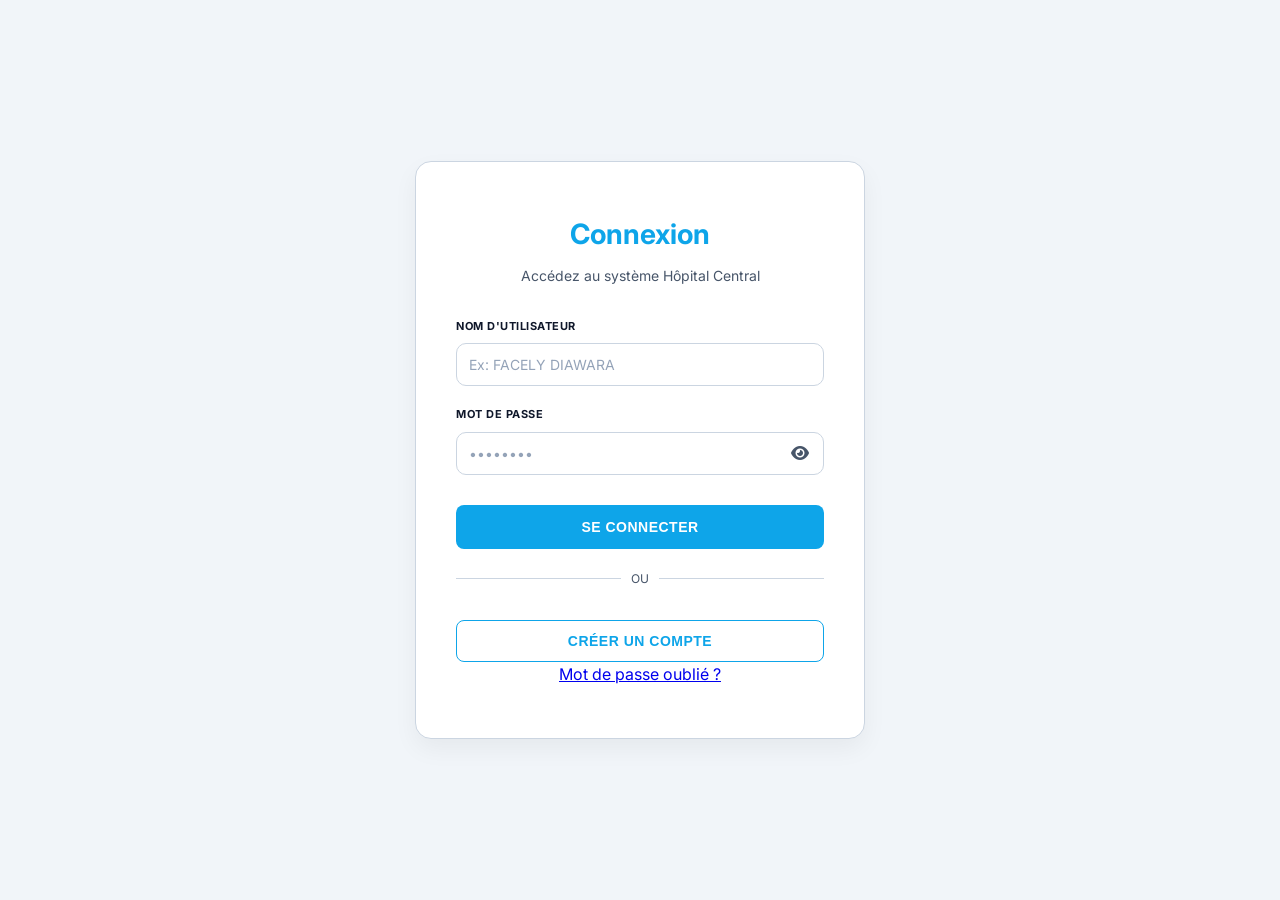
<file: templates/login.html>
<!DOCTYPE html>
<html lang="fr">
<head>
    <meta charset="UTF-8">
    <meta name="viewport" content="width=device-width, initial-scale=1.0">
    <title>Connexion - Hôpital Central</title>
    <link rel="stylesheet" href="/static/css/style.css">
    <link rel="stylesheet" href="https://cdnjs.cloudflare.com/ajax/libs/font-awesome/6.5.1/css/all.min.css">
    <link href="https://fonts.googleapis.com/css2?family=Inter:wght@400;500;600;700;800&display=swap" rel="stylesheet">
</head>
<body class="login-body">
    <div class="login-container">
        <div class="login-header">
            <h1 id="formTitle" style="color: var(--primary-color);">Connexion</h1>
            <p id="formSubtitle">Accédez au système Hôpital Central</p>
        </div>
        
        <!-- Login Form -->
        <form class="login-form" id="loginForm">
            <div class="form-group">
                <label for="loginUsername">NOM D'UTILISATEUR</label>
                <input type="text" id="loginUsername" class="login-input" placeholder="Ex: FACELY DIAWARA" required>
            </div>
            
            <div class="form-group">
                <label for="loginPassword">MOT DE PASSE</label>
                <div class="password-container" style="position: relative;">
                    <input type="password" id="loginPassword" class="login-input" placeholder="••••••••" required>
                    <i class="fas fa-eye toggle-password" onclick="togglePasswordVisibility('loginPassword')" style="position: absolute; right: 15px; top: 50%; transform: translateY(-50%); cursor: pointer; color: var(--text-secondary);"></i>
                </div>
            </div>
            
            <button type="submit" class="btn-login-primary">
                SE CONNECTER
            </button>
            
            <div class="login-divider">
                <span>OU</span>
            </div>
            
            <button type="button" class="btn-login-secondary" onclick="toggleForm('register')">
                CRÉER UN COMPTE
            </button>
        </form>

        <!-- Registration Form (Hidden by default) -->
        <form class="login-form" id="registrationForm" style="display: none;">
            <div class="form-group">
                <label for="regUsername">NOM D'UTILISATEUR</label>
                <input type="text" id="regUsername" class="login-input" placeholder="Ex: FACELY DIAWARA" required>
            </div>
            
            <div class="form-group">
                <label for="regPassword">MOT DE PASSE</label>
                <div class="password-container" style="position: relative;">
                    <input type="password" id="regPassword" class="login-input" placeholder="••••••••" required>
                    <i class="fas fa-eye toggle-password" onclick="togglePasswordVisibility('regPassword')" style="position: absolute; right: 15px; top: 50%; transform: translateY(-50%); cursor: pointer; color: var(--text-secondary);"></i>
                </div>
            </div>

            <div class="form-group">
                <label for="confirmPassword">CONFIRMER LE MOT DE PASSE</label>
                <div class="password-container" style="position: relative;">
                    <input type="password" id="confirmPassword" class="login-input" placeholder="••••••••" required>
                    <i class="fas fa-eye toggle-password" onclick="togglePasswordVisibility('confirmPassword')" style="position: absolute; right: 15px; top: 50%; transform: translateY(-50%); cursor: pointer; color: var(--text-secondary);"></i>
                </div>
            </div>
            
            <div class="form-group">
                <label for="regEmail">EMAIL DE RÉCUPÉRATION *</label>
                <input type="email" id="regEmail" class="login-input" placeholder="Ex: facelydiawara4@email.com" required>
            </div>

            <div class="form-group">
                <label for="role">TYPE DE COMPTE</label>
                <select id="role" class="login-input" style="background-color: var(--bg-secondary);color: var(--text-primary); border: 2px solid var(--border-color); cursor: pointer;" required>
                    <option value="" disabled selected>Choisir un type...</option>
                    <option value="Admin">Administrateur</option>
                    <option value="Patient">Patient</option>
                    <option value="Docteur">Docteur</option>
                </select>
            </div>

            <button type="submit" class="btn-login-primary">
                CRÉER VOTRE COMPTE
            </button>
            
            <div class="login-divider">
                <span>OU</span>
            </div>
            
            <button type="button" class="btn-login-secondary" onclick="toggleForm('login')">
                RETOUR À LA CONNEXION
            </button>
        </form>
        
        <div class="login-footer" id="loginFooter">
            <a href="#" onclick="showRecoveryForm()">Mot de passe oublié ?</a>
        </div>

        <!-- Password Recovery Area (Hidden) -->
        <div id="recoveryArea" style="display: none; border-top: 1px solid #eee; margin-top: 20px; padding-top: 20px;">
            <h3 style="font-size: 1rem; margin-bottom: 20px; color: var(--primary-color); text-align: center;">🔑 Récupération de compte</h3>
            
            <div id="recoveryStep1">
                <p style="font-size: 0.8rem; color: #666; margin-bottom: 15px; text-align: center;">Entrez l'email associé à votre compte :</p>
                <div class="form-group">
                    <input type="email" id="recoveryEmail" class="login-input" placeholder="votre@email.com">
                </div>
                <button type="button" class="btn-login-primary" onclick="requestRecovery()">CONTINUER</button>
            </div>

            <div id="recoveryStep2" style="display: none;">
                <p style="font-size: 0.8rem; color: #666; margin-bottom: 15px; text-align: center;">
                    <strong>Entrez votre nouveau mot de passe :</strong>
                </p>
                <div class="form-group">
                    <label>NOUVEAU MOT DE PASSE</label>
                    <input type="password" id="newPassword" class="login-input" placeholder="••••••••">
                </div>
                <button type="button" class="btn-login-primary" onclick="resetPasswordNow()">MODIFIER</button>
            </div>
            
            <a href="#" onclick="hideRecoveryForm()" style="display: block; text-align: center; margin-top: 15px; font-size: 0.8rem; color: var(--text-secondary); text-decoration: none;">Retour à la connexion</a>
        </div>
    </div>

    <script>
        // Check if opened via file://
        if (window.location.protocol === 'file:') {
            alert(" ATTENTION : Vous avez ouvert le fichier HTML directement. \n\nVous DEVEZ utiliser l'adresse suivante dans votre navigateur : \nhttp://127.0.0.1:8000/login");
        }

        function toggleForm(mode) {
            const loginForm = document.getElementById('loginForm');
            const regForm = document.getElementById('registrationForm');
            const title = document.getElementById('formTitle');
            const subtitle = document.getElementById('formSubtitle');

            if (mode === 'register') {
                loginForm.style.display = 'none';
                regForm.style.display = 'block';
                title.textContent = 'Créer un compte';
                subtitle.textContent = 'Rejoignez le système Hôpital Central';
            } else {
                loginForm.style.display = 'block';
                regForm.style.display = 'none';
                title.textContent = 'Connexion';
                subtitle.textContent = 'Accédez au système Hôpital Central';
            }
        }

        // Handle Login
        document.getElementById('loginForm').addEventListener('submit', async (e) => {
            e.preventDefault();
            const username = document.getElementById('loginUsername').value;
            const password = document.getElementById('loginPassword').value;

            const btn = e.target.querySelector('.btn-login-primary');
            const originalText = btn.innerHTML;
            btn.innerHTML = 'CONNEXION EN COURS...';
            btn.style.opacity = '0.7';
            btn.style.pointerEvents = 'none';

            try {
                const response = await fetch(`${window.location.origin}/api/login`, {
                    method: 'POST',
                    headers: { 'Content-Type': 'application/json' },
                    body: JSON.stringify({ username, password })
                });

                if (response.ok) {
                    const data = await response.json();
                    localStorage.setItem('userRole', data.role);
                    localStorage.setItem('username', data.username);
                    window.location.href = '/';
                } else {
                    alert(' Identifiants incorrects');
                    btn.innerHTML = originalText;
                    btn.style.opacity = '1';
                    btn.style.pointerEvents = 'auto';
                }
            } catch (err) {
                console.error(" Erreur de connexion:", err);
                alert(" Erreur de connexion au serveur (Vérifiez que le serveur est lancé)");
                btn.innerHTML = originalText;
                btn.style.opacity = '1';
                btn.style.pointerEvents = 'auto';
            }
        });

        // Handle Registration
        document.getElementById('registrationForm').addEventListener('submit', async (e) => {
            e.preventDefault();
            const username = document.getElementById('regUsername').value;
            const password = document.getElementById('regPassword').value;
            const confirm = document.getElementById('confirmPassword').value;
            const role = document.getElementById('role').value;
            const email = `${username}@hopital.sn`;

            if (password !== confirm) {
                alert("Les mots de passe ne correspondent pas !");
                return;
            }

            const btn = e.target.querySelector('.btn-login-primary');
            const originalText = btn.innerHTML;
            btn.innerHTML = 'CRÉATION EN COURS...';
            btn.style.opacity = '0.7';
            btn.style.pointerEvents = 'none';

            try {
                const email = document.getElementById('regEmail').value;
                console.log("📤 Envoi de la requête à:", `${window.location.origin}/api/register`);
                const response = await fetch(`${window.location.origin}/api/register`, {
                    method: 'POST',
                    headers: { 'Content-Type': 'application/json' },
                    body: JSON.stringify({ username, email, password, role })
                });

                console.log(" Status réponse:", response.status);

                if (response.ok) {
                    alert(" Compte créé avec succès ! Connectez-vous maintenant.");
                    toggleForm('login');
                } else {
                    const error = await response.json();
                    console.error(" Erreur API:", error);
                    alert(` Erreur: ${error.detail || "Échec de l'inscription"}`);
                }
                btn.innerHTML = originalText;
                btn.style.opacity = '1';
                btn.style.pointerEvents = 'auto';
            } catch (err) {
                console.error(" Échec réseau:", err);
                alert(` Erreur de connexion au serveur \n\nAssurez-vous d'utiliser l'adresse: \n${window.location.origin}`);
                btn.innerHTML = originalText;
                btn.style.opacity = '1';
                btn.style.pointerEvents = 'auto';
            }
        });

        function togglePasswordVisibility(inputId) {
            const input = document.getElementById(inputId);
            const icon = input.nextElementSibling;
            if (input.type === 'password') {
                input.type = 'text';
                icon.classList.remove('fa-eye');
                icon.classList.add('fa-eye-slash');
            } else {
                input.type = 'password';
                icon.classList.remove('fa-eye-slash');
                icon.classList.add('fa-eye');
            }
        }

        // Password Recovery Logic
        function showRecoveryForm() {
            document.getElementById('loginForm').style.display = 'none';
            document.getElementById('registrationForm').style.display = 'none';
            document.querySelector('.login-footer').style.display = 'none';
            document.getElementById('recoveryArea').style.display = 'block';
        }

        function hideRecoveryForm() {
            document.getElementById('recoveryArea').style.display = 'none';
            document.getElementById('loginForm').style.display = 'block';
            document.querySelector('.login-footer').style.display = 'block';
        }

        async function requestRecovery() {
            const email = document.getElementById('recoveryEmail').value;
            if (!email) return alert("Veuillez entrer une adresse email.");

            try {
                const res = await fetch('/api/password-recovery', {
                    method: 'POST',
                    headers: { 'Content-Type': 'application/json' },
                    body: JSON.stringify({ email })
                });

                if (res.ok) {
                    const data = await res.json();
                    alert(data.message);
                    document.getElementById('recoveryStep1').style.display = 'none';
                    document.getElementById('recoveryStep2').style.display = 'block';
                    // Store username from response if needed, but endpoint resets by email
                } else {
                    const err = await res.json();
                    alert(`Erreur: ${err.detail}`);
                }
            } catch (err) {
                alert("Erreur réseau");
            }
        }

        async function resetPasswordNow() {
            const email = document.getElementById('recoveryEmail').value;
            const newPassword = document.getElementById('newPassword').value;
            if (!newPassword) return alert("Veuillez entrer un nouveau mot de passe.");

            try {
                const res = await fetch('/api/password-reset', {
                    method: 'POST',
                    headers: { 'Content-Type': 'application/json' },
                    body: JSON.stringify({ email, new_password: newPassword, username: '' })
                });

                if (res.ok) {
                    alert(" Mot de passe réinitialisé ! Vous pouvez vous connecter.");
                    hideRecoveryForm();
                } else {
                    alert("Erreur lors du changement.");
                }
            } catch (err) {
                alert("Erreur réseau");
            }
        }

        function handleForgotPassword() {
            alert(" Veuillez contacter l'administrateur pour réinitialiser votre mot de passe.");
        }
    </script>
</body>
</html>
</file>
<file: static/css/style.css>
/* ================= GLOBAL STYLES ================= */
* {
  margin: 0;
  padding: 0;
  box-sizing: border-box;
}

:root {
  --primary-color: #0ea5e9;
  --primary-dark: #0284c7;
  --primary-darker: #0369a1;
  --secondary-color: #64748b;
  --success-color: #10b981;
  --danger-color: #ef4444;
  --background: #f1f5f9;
  --surface: #ffffff;
  --text-primary: #0f172a;
  --text-secondary: #475569;
  --border-color: #cbd5e1;
  --hover-bg: #e2e8f0;
}

body {
  font-family: "Segoe UI", "SF Pro Display", "Inter", sans-serif;
  background-color: var(--background);
  color: var(--text-primary);
  line-height: 1.6;
  min-height: 100vh;
  display: flex;
  flex-direction: column;
}

/* ================= NAVIGATION ================= */
.navbar {
  background: linear-gradient(to bottom, #ffffff, #f8fafc);
  border-bottom: 1px solid var(--border-color);
  padding: 10px 20px;
  display: flex;
  align-items: center;
  gap: 15px;
  flex-wrap: nowrap;
  box-shadow: 0 2px 4px rgba(0, 0, 0, 0.05);
  overflow-x: auto;
}

.logo {
  font-size: 20px;
  font-weight: 700;
  color: var(--primary-color);
  font-family: "Times New Roman", serif;
}

.nav-buttons {
  display: flex;
  gap: 5px;
  flex-wrap: nowrap;
  flex: 1;
}

.nav-btn {
  background-color: transparent;
  color: var(--text-secondary);
  border: none;
  border-radius: 8px;
  padding: 8px 12px;
  font-size: 11px;
  font-weight: 700;
  text-transform: uppercase;
  letter-spacing: 0.3px;
  cursor: pointer;
  transition: all 0.3s ease;
  text-decoration: none;
  white-space: nowrap;
}

.nav-btn:hover {
  background-color: var(--hover-bg);
  color: var(--primary-color);
}

.nav-btn.active {
  background-color: var(--primary-color);
  color: white;
  border-bottom: 3px solid var(--primary-darker);
}

/* ================= MAIN CONTENT ================= */
.content {
  flex: 1;
  padding: 0;
  overflow-y: auto;
}

.page-container {
  max-width: 1200px;
  margin: 0 auto;
  padding: 30px;
}

.page-title {
  font-size: 28px;
  font-weight: 700;
  color: var(--text-primary);
  margin-bottom: 30px;
  text-align: center;
}

/* ================= HOME PAGE ================= */
.home-page {
  height: calc(100vh - 170px);
  display: flex;
  align-items: center;
  justify-content: center;
}

.home-background {
  width: 100%;
  height: 100%;
  background: linear-gradient(
    135deg,
    #0ea5e9 0%,
    #06b6d4 25%,
    #10b981 50%,
    #3b82f6 75%,
    #0284c7 100%
  );
  background-size: 400% 400%;
  animation: gradientShift 15s ease infinite;
  display: flex;
  align-items: center;
  justify-content: center;
  position: relative;
}

@keyframes gradientShift {
  0% {
    background-position: 0% 50%;
  }
  50% {
    background-position: 100% 50%;
  }
  100% {
    background-position: 0% 50%;
  }
}

.home-overlay {
  background: rgba(255, 255, 255, 0.97);
  border-radius: 20px;
  padding: 60px;
  max-width: 900px;
  margin: 40px;
  box-shadow: 0 25px 70px rgba(0, 0, 0, 0.25);
  text-align: center;
  border: 4px solid rgba(14, 165, 233, 0.3);
  position: relative;
  overflow: hidden;
}

.home-overlay::before {
  content: "";
  position: absolute;
  top: 0;
  left: 0;
  right: 0;
  height: 6px;
  background: linear-gradient(90deg, #0ea5e9, #06b6d4, #10b981, #3b82f6);
  background-size: 200% 100%;
  animation: borderGlow 3s linear infinite;
}

@keyframes borderGlow {
  0% {
    background-position: 0% 50%;
  }
  100% {
    background-position: 200% 50%;
  }
}

.home-title {
  font-size: 42px;
  font-weight: 700;
  color: var(--primary-darker);
  margin-bottom: 20px;
  font-family: "Times New Roman", serif;
}

.home-description {
  font-size: 18px;
  color: var(--text-secondary);
  line-height: 1.8;
  margin-bottom: 40px;
}

.home-actions {
  display: flex;
  gap: 20px;
  justify-content: center;
  flex-wrap: wrap;
}

/* ================= TABS ================= */
.tab-container {
  margin-bottom: 30px;
}

.tab-buttons {
  display: flex;
  gap: 10px;
  border-bottom: 2px solid var(--border-color);
  margin-bottom: 30px;
}

.tab-btn {
  background-color: transparent;
  color: var(--text-secondary);
  border: none;
  border-bottom: 3px solid transparent;
  padding: 15px 30px;
  font-size: 14px;
  font-weight: 600;
  text-transform: uppercase;
  letter-spacing: 0.5px;
  cursor: pointer;
  transition: all 0.3s ease;
}

.tab-btn:hover {
  color: var(--primary-color);
  background-color: var(--hover-bg);
}

.tab-btn.active {
  color: var(--primary-color);
  border-bottom-color: var(--primary-color);
  background-color: rgba(14, 165, 233, 0.05);
}

.tab-content {
  display: none;
}

.tab-content.active {
  display: block;
  animation: fadeIn 0.3s ease;
}

@keyframes fadeIn {
  from {
    opacity: 0;
    transform: translateY(10px);
  }
  to {
    opacity: 1;
    transform: translateY(0);
  }
}

.wide-form-container {
  background: var(--surface);
  border-radius: 16px;
  padding: 40px;
  margin-bottom: 30px;
  box-shadow: 0 2px 8px rgba(0, 0, 0, 0.05);
  max-width: 1000px;
  margin-left: auto;
  margin-right: auto;
}

/* ================= TWO COLUMN LAYOUT ================= */
.two-column-layout {
  display: grid;
  grid-template-columns: 1fr 1fr;
  gap: 30px;
  margin-bottom: 30px;
}

.left-column,
.right-column {
  min-width: 0;
}

/* ================= ACTION BUTTONS BAR ================= */
.action-buttons-bar {
  display: flex;
  gap: 15px;
  margin-bottom: 30px;
  padding: 20px;
  background: var(--surface);
  border-radius: 12px;
  box-shadow: 0 2px 8px rgba(0, 0, 0, 0.05);
  justify-content: center;
}

.action-buttons-bar .btn {
  min-width: 150px;
}

/* ================= COMPACT TABLE ================= */
.compact-table-container {
  background: var(--surface);
  border-radius: 16px;
  padding: 20px;
  box-shadow: 0 2px 8px rgba(0, 0, 0, 0.05);
  overflow-x: auto;
  height: fit-content;
}

.compact-table-container h2 {
  font-size: 18px;
  font-weight: 700;
  color: var(--text-primary);
  margin-bottom: 15px;
}

/* ================= COMPACT FORM ================= */
.compact-form-container {
  background: var(--surface);
  border-radius: 16px;
  padding: 25px;
  box-shadow: 0 2px 8px rgba(0, 0, 0, 0.05);
  height: fit-content;
}

.compact-form-container h2 {
  font-size: 18px;
  font-weight: 700;
  color: var(--text-primary);
  margin-bottom: 20px;
}

/* Responsive: Stack on small screens */
@media (max-width: 1024px) {
  .two-column-layout {
    grid-template-columns: 1fr;
  }
}

/* ================= FORMS ================= */
.form-container {
  background: var(--surface);
  border-radius: 16px;
  padding: 30px;
  margin-bottom: 30px;
  box-shadow: 0 2px 8px rgba(0, 0, 0, 0.05);
}

.form {
  display: grid;
  grid-template-columns: repeat(auto-fit, minmax(300px, 1fr));
  gap: 20px;
}

.form-group {
  display: flex;
  flex-direction: column;
}

.form-group label {
  font-weight: 600;
  color: var(--text-primary);
  margin-bottom: 8px;
  font-size: 14px;
}

.form-group input,
.form-group textarea,
.form-group select {
  background-color: var(--surface);
  border: 1px solid var(--border-color);
  border-radius: 10px;
  padding: 12px;
  font-size: 14px;
  color: var(--text-primary);
  transition: all 0.3s ease;
  font-family: inherit;
}

.form-group input:focus,
.form-group textarea:focus,
.form-group select:focus {
  outline: none;
  border: 2px solid #38bdf8;
  background-color: #f0f9ff;
}

.form-group textarea {
  resize: vertical;
  min-height: 100px;
}

.form-actions {
  grid-column: 1 / -1;
  display: flex;
  gap: 15px;
  justify-content: center;
  margin-top: 10px;
}

/* ================= BUTTONS ================= */
.btn {
  padding: 12px 24px;
  border: none;
  border-radius: 10px;
  font-size: 14px;
  font-weight: 600;
  cursor: pointer;
  transition: all 0.3s ease;
  text-decoration: none;
  display: inline-block;
  text-align: center;
}

.btn-primary {
  background: linear-gradient(
    to bottom,
    var(--primary-color),
    var(--primary-dark)
  );
  color: white;
  border: 1px solid var(--primary-darker);
}

.btn-primary:hover {
  background: linear-gradient(
    to bottom,
    var(--primary-dark),
    var(--primary-darker)
  );
  transform: translateY(-2px);
  box-shadow: 0 4px 12px rgba(14, 165, 233, 0.3);
}

.btn-secondary {
  background-color: var(--surface);
  color: var(--text-primary);
  border: 1px solid var(--border-color);
}

.btn-secondary:hover {
  background-color: var(--hover-bg);
}

.btn-success {
  background-color: var(--success-color);
  color: white;
}

.btn-success:hover {
  background-color: #059669;
  transform: translateY(-2px);
  box-shadow: 0 4px 12px rgba(16, 185, 129, 0.3);
}

.btn-danger {
  background-color: var(--danger-color);
  color: white;
}

.btn-danger:hover {
  background-color: #dc2626;
}

.btn-small {
  padding: 6px 12px;
  font-size: 12px;
  border-radius: 6px;
  margin: 0 4px;
}

/* ================= TABLES ================= */
.table-container {
  background: var(--surface);
  border-radius: 16px;
  padding: 30px;
  box-shadow: 0 2px 8px rgba(0, 0, 0, 0.05);
  overflow-x: auto;
}

.table-container h2 {
  font-size: 20px;
  font-weight: 700;
  color: var(--text-primary);
  margin-bottom: 20px;
}

.data-table {
  width: 100%;
  border-collapse: collapse;
  background-color: var(--surface);
}

.data-table thead {
  background-color: #f8fafc;
}

.data-table th {
  padding: 14px;
  text-align: left;
  font-weight: 700;
  text-transform: uppercase;
  font-size: 11px;
  color: var(--secondary-color);
  border-bottom: 2px solid var(--border-color);
}

.data-table td {
  padding: 14px;
  border-bottom: 1px solid #f1f5f9;
  color: var(--text-primary);
}

.data-table tbody tr:hover {
  background-color: #f0f9ff;
}

/* ================= INFO CARDS ================= */
.info-card {
  background: linear-gradient(135deg, #667eea 0%, #764ba2 100%);
  color: white;
  padding: 20px;
  border-radius: 12px;
  margin-bottom: 20px;
  box-shadow: 0 4px 12px rgba(102, 126, 234, 0.3);
}

.info-card p {
  margin: 8px 0;
  font-size: 16px;
}

.prescription-info {
  margin-bottom: 20px;
}

/* ================= CHAT ================= */
.chat-info {
  margin-bottom: 20px;
}

/* ================= PREMIUM CHAT DESIGN ================= */
.chat-columns {
  display: grid;
  grid-template-columns: 1fr 1fr;
  gap: 30px;
  padding: 20px;
  max-width: 1400px;
  margin: 0 auto;
}

.compact-chat-container {
  background: #e5ddd5; /* Classic WhatsApp background */
  border-radius: 20px;
  box-shadow: 0 10px 25px rgba(0, 0, 0, 0.15);
  display: flex;
  flex-direction: column;
  height: 650px;
  overflow: hidden;
  border: 1px solid rgba(255, 255, 255, 0.3);
}

.sms-container {
  background: #f0f2f5; /* Cleaner iOS/modern SMS background */
}

.chat-header {
  color: white;
  padding: 12px 20px;
  display: flex;
  flex-direction: column;
  gap: 10px;
  font-size: 0.9rem;
  box-shadow: 0 2px 10px rgba(0, 0, 0, 0.1);
  z-index: 10;
}

.chat-header-title {
  text-align: center;
  font-weight: 800;
  font-size: 1rem;
  letter-spacing: 1px;
  border-bottom: 1px solid rgba(255, 255, 255, 0.2);
  padding-bottom: 5px;
}

.chat-header-info {
  display: flex;
  justify-content: space-between;
  align-items: center;
}

.header-left,
.header-right {
  display: flex;
  flex-direction: column;
}

.header-right {
  text-align: right;
}

.header-label {
  font-size: 10px;
  text-transform: uppercase;
  opacity: 0.8;
}

/* Dual Input Zones */
.chat-dual-inputs {
  display: grid;
  grid-template-columns: 1fr 1fr;
  gap: 15px;
  padding: 15px;
  background: #f0f2f5;
  border-top: 1px solid rgba(0, 0, 0, 0.05);
}

.input-zone {
  display: flex;
  flex-direction: column;
  gap: 5px;
}

.input-label {
  font-size: 11px;
  font-weight: 700;
  color: #64748b;
  padding-left: 10px;
}

.whatsapp-header {
  background: #075e54;
}

.sms-header {
  background: #0ea5e9;
}

.chat-header i {
  font-size: 1.4rem;
}

.compact-chat-messages {
  flex: 1;
  padding: 20px;
  overflow-y: auto;
  display: flex;
  flex-direction: column;
  gap: 12px;
  background-image: url("https://user-images.githubusercontent.com/15075759/28719144-86dc0f70-73b1-11e7-911d-60d70fcded21.png"); /* Subtle doodle for WhatsApp */
  background-blend-mode: overlay;
}

.sms-messages {
  background-image: none;
  background: #ffffff;
}

/* Realistic Message Bubbles */
.chat-bubble {
  max-width: 80%;
  padding: 10px 15px;
  border-radius: 18px;
  position: relative;
  font-size: 14px;
  line-height: 1.5;
  box-shadow: 0 1px 2px rgba(0, 0, 0, 0.1);
  animation: fadeIn 0.3s ease;
}

.bubble-patient {
  align-self: flex-start;
  background: white;
  color: #303030;
  border-bottom-left-radius: 4px;
  border-top-left-radius: 18px;
  border-top-right-radius: 18px;
  border-bottom-right-radius: 18px;
}

.bubble-doctor {
  align-self: flex-end;
  background: #dcf8c6; /* WhatsApp green for Doctor on right now */
  color: #303030;
  border-bottom-right-radius: 4px;
  border-top-left-radius: 18px;
  border-top-right-radius: 18px;
  border-bottom-left-radius: 18px;
}

.sms-bubble-patient {
  background: #e9e9eb; /* Greyscale for patient on left in SMS */
  color: black;
}

.sms-bubble-doctor {
  background: #007aff; /* iOS blue for Doctor on right in SMS */
  color: white;
}

.bubble-time {
  font-size: 10px;
  color: rgba(0, 0, 0, 0.45);
  text-align: right;
  margin-top: 4px;
  display: block;
}

.sms-bubble-patient .bubble-time {
  color: rgba(255, 255, 255, 0.7);
}

.bubble-sender {
  font-size: 11px;
  font-weight: 700;
  margin-bottom: 4px;
  display: block;
  color: var(--primary);
}

/* Input Area */
.compact-chat-input-container {
  padding: 12px 20px;
  background: #f0f2f5;
  border-top: 1px solid rgba(0, 0, 0, 0.05);
}

.compact-chat-form {
  display: flex;
  align-items: center;
  gap: 12px;
  background: white;
  padding: 5px 15px;
  border-radius: 30px;
  box-shadow: 0 1px 3px rgba(0, 0, 0, 0.1);
}

.compact-chat-form input {
  flex: 1;
  border: none;
  padding: 10px 5px;
  outline: none;
  font-size: 15px;
}

/* Voice Messages Premium Design */
.voice-record-btn {
  align-self: flex-start;
  margin-bottom: 8px;
  background: #25d366;
  color: white;
  border: none;
  padding: 8px 18px;
  border-radius: 50px;
  font-size: 13px;
  font-weight: 700;
  cursor: pointer;
  display: flex;
  align-items: center;
  gap: 10px;
  width: fit-content;
  transition: all 0.3s cubic-bezier(0.4, 0, 0.2, 1);
  box-shadow: 0 4px 12px rgba(37, 211, 102, 0.25);
  border: 1px solid rgba(255, 255, 255, 0.2);
}

.voice-record-btn:hover {
  background: #128c7e;
  transform: translateY(-2px);
  box-shadow: 0 6px 15px rgba(37, 211, 102, 0.35);
}

.voice-record-btn.recording {
  background: #ef4444 !important;
  animation: pulse-red 1.2s infinite;
  box-shadow: 0 0 20px rgba(239, 68, 68, 0.4);
}

@keyframes pulse-red {
  0% {
    transform: scale(1);
    box-shadow: 0 0 0 0 rgba(239, 68, 68, 0.7);
  }
  70% {
    transform: scale(1.05);
    box-shadow: 0 0 0 12px rgba(239, 68, 68, 0);
  }
  100% {
    transform: scale(1);
    box-shadow: 0 0 0 0 rgba(239, 68, 68, 0);
  }
}

.recording-timer {
  font-family: "Courier New", Courier, monospace;
  font-weight: 800;
  background: rgba(0, 0, 0, 0.15);
  padding: 2px 8px;
  border-radius: 4px;
  font-size: 14px;
}

.voice-msg-content {
  display: flex;
  align-items: center;
  gap: 12px;
  padding: 8px 0;
  min-width: 180px;
}

.voice-play-icon {
  font-size: 24px;
  color: #075e54;
  cursor: pointer;
  transition:
    transform 0.2s,
    color 0.2s;
  background: rgba(7, 94, 84, 0.1);
  width: 40px;
  height: 40px;
  display: flex;
  align-items: center;
  justify-content: center;
  border-radius: 50%;
}

.voice-play-icon:hover {
  transform: scale(1.1);
  background: rgba(7, 94, 84, 0.2);
}

.voice-waveform {
  height: 30px;
  flex: 1;
  display: flex;
  align-items: center;
  gap: 2px;
}

.wave-bar {
  width: 3px;
  background: #94a3b8;
  border-radius: 2px;
  transition: height 0.2s;
}

.bubble-doctor .voice-play-icon {
  color: #075e54;
}
.bubble-doctor .wave-bar {
  background: #94a3b8;
}
.bubble-patient .voice-play-icon {
  color: #075e54;
}
.bubble-patient .wave-bar {
  background: #94a3b8;
}

/* --- LOGIN PAGE DESIGN (MATCHING PROJECT THEME) --- */
.login-body {
  background-color: var(--background); /* Light gray/blue from project */
  height: 100vh;
  display: flex;
  align-items: center;
  justify-content: center;
  margin: 0;
  font-family: "Inter", sans-serif;
}

.login-container {
  background: var(--surface);
  border: 1px solid var(--border-color);
  padding: 50px 40px;
  border-radius: 16px;
  box-shadow: 0 10px 25px rgba(0, 0, 0, 0.05);
  width: 100%;
  max-width: 450px;
  text-align: center;
}

.login-header h1 {
  color: var(--text-primary);
  font-size: 28px;
  font-weight: 700;
  margin-bottom: 8px;
}

.login-header p {
  color: var(--text-secondary);
  font-size: 14px;
  margin-bottom: 30px;
}

.login-form .form-group {
  margin-bottom: 20px;
  text-align: left;
}

.login-form label {
  display: block;
  color: var(--text-primary);
  font-size: 11px;
  font-weight: 700;
  margin-bottom: 8px;
  text-transform: uppercase;
  letter-spacing: 0.5px;
}

.login-input {
  width: 100%;
  background: var(--surface);
  border: 1.5px solid var(--border-color);
  padding: 12px 16px;
  border-radius: 8px;
  color: var(--text-primary);
  font-size: 14px;
  transition: all 0.2s;
  outline: none;
  box-sizing: border-box;
}

.login-input:focus {
  border-color: var(--primary-color);
  box-shadow: 0 0 0 3px rgba(14, 165, 233, 0.1);
}

.login-input::placeholder {
  color: #94a3b8;
}

.btn-login-primary {
  width: 100%;
  background: var(--primary-color);
  color: white;
  padding: 14px;
  border: none;
  border-radius: 8px;
  font-size: 14px;
  font-weight: 700;
  cursor: pointer;
  transition: background 0.2s;
  margin-top: 10px;
  text-transform: uppercase;
  letter-spacing: 0.5px;
}

.btn-login-primary:hover {
  background: var(--primary-dark);
}

.btn-login-secondary {
  width: 100%;
  background: transparent;
  color: var(--primary-color);
  padding: 12px;
  border: 1.5px solid var(--primary-color);
  border-radius: 8px;
  font-size: 14px;
  font-weight: 700;
  cursor: pointer;
  transition: all 0.2s;
  margin-top: 12px;
  text-transform: uppercase;
  letter-spacing: 0.5px;
}

.btn-login-secondary:hover {
  background: rgba(14, 165, 233, 0.05);
}

.login-divider {
  margin: 20px 0;
  display: flex;
  align-items: center;
  color: var(--text-secondary);
  font-size: 12px;
}

.login-divider::before,
.login-divider::after {
  content: "";
  flex: 1;
  height: 1px;
  background: var(--border-color);
}

.login-divider span {
  padding: 0 10px;
}

@keyframes fadeIn {
  from {
    opacity: 0;
    transform: translateY(10px);
  }
  to {
    opacity: 1;
    transform: translateY(0);
  }
}

/* Scrollbar Styling */
.compact-chat-messages::-webkit-scrollbar {
  width: 6px;
}
.compact-chat-messages::-webkit-scrollbar-thumb {
  background: rgba(0, 0, 0, 0.1);
  border-radius: 10px;
}

.chat-container {
  background: var(--surface);
  border-radius: 16px;
  box-shadow: 0 2px 8px rgba(0, 0, 0, 0.05);
  height: 500px;
  display: flex;
  flex-direction: column;
}

.chat-messages {
  flex: 1;
  padding: 20px;
  overflow-y: auto;
  display: flex;
  flex-direction: column;
  gap: 15px;
}

.chat-message {
  max-width: 70%;
  padding: 12px 16px;
  border-radius: 12px;
  animation: slideIn 0.3s ease;
}

.chat-message.patient {
  align-self: flex-end;
  background: linear-gradient(
    135deg,
    var(--primary-color),
    var(--primary-dark)
  );
  color: white;
}

.chat-message.doctor {
  align-self: flex-start;
  background-color: #f1f5f9;
  color: var(--text-primary);
}

.message-sender {
  font-weight: 700;
  font-size: 12px;
  margin-bottom: 4px;
  opacity: 0.8;
}

.message-text {
  font-size: 14px;
  line-height: 1.5;
}

.message-time {
  font-size: 11px;
  margin-top: 4px;
  opacity: 0.7;
}

.chat-input-container {
  padding: 20px;
  border-top: 1px solid var(--border-color);
}

.chat-form {
  display: flex;
  gap: 10px;
}

.chat-form input {
  flex: 1;
  padding: 12px;
  border: 1px solid var(--border-color);
  border-radius: 10px;
  font-size: 14px;
}

.chat-form input:focus {
  outline: none;
  border-color: var(--primary-color);
}

/* ================= FOOTER ================= */
.footer {
  background-color: #0f172a;
  color: #94a3b8;
  padding: 15px;
  text-align: center;
  font-size: 12px;
  font-weight: 500;
  letter-spacing: 0.5px;
}

/* ================= ANIMATIONS ================= */
@keyframes slideIn {
  from {
    opacity: 0;
    transform: translateY(10px);
  }
  to {
    opacity: 1;
    transform: translateY(0);
  }
}

/* ================= RESPONSIVE ================= */
@media (max-width: 768px) {
  .navbar {
    flex-direction: column;
    align-items: flex-start;
  }

  .nav-buttons {
    width: 100%;
    flex-direction: column;
  }

  .nav-btn {
    width: 100%;
    text-align: left;
  }

  .form {
    grid-template-columns: 1fr;
  }

  .home-overlay {
    padding: 30px;
    margin: 20px;
  }

  .home-title {
    font-size: 28px;
  }

  .home-description {
    font-size: 16px;
  }

  .chat-message {
    max-width: 85%;
  }
}
/* ================= HEALTHBOT AI STYLES ================= */
.healthbot-container {
    background: var(--surface);
    border-radius: 20px;
    box-shadow: 0 10px 40px rgba(0,0,0,0.1);
    display: flex;
    flex-direction: column;
    height: 700px;
    border: 1px solid var(--border-color);
    overflow: hidden;
    position: relative;
    transition: all 0.3s ease;
}

.healthbot-header {
    background: linear-gradient(135deg, #0ea5e9 0%, #0369a1 100%);
    color: white;
    padding: 20px;
    display: flex;
    justify-content: space-between;
    align-items: center;
}

.bot-info {
    display: flex;
    align-items: center;
    gap: 12px;
}

.bot-avatar {
    width: 45px;
    height: 45px;
    background: white;
    border-radius: 50%;
    display: flex;
    align-items: center;
    justify-content: center;
    color: var(--primary-color);
    font-size: 20px;
    box-shadow: 0 4px 10px rgba(0,0,0,0.1);
}

.bot-staus-online {
    width: 10px;
    height: 10px;
    background: #10B981;
    border-radius: 50%;
    border: 2px solid white;
}

.healthbot-messages {
    flex: 1;
    padding: 20px;
    overflow-y: auto;
    background: #f8fafc;
    display: flex;
    flex-direction: column;
    gap: 15px;
}

.bot-bubble {
    align-self: flex-start;
    background: white;
    color: var(--text-primary);
    border-radius: 18px 18px 18px 4px;
    padding: 12px 18px;
    max-width: 85%;
    box-shadow: 0 2px 5px rgba(0,0,0,0.05);
    border: 1px solid #e2e8f0;
    position: relative;
}

.user-bubble {
    align-self: flex-end;
    background: var(--primary-color);
    color: white;
    border-radius: 18px 18px 4px 18px;
    padding: 12px 18px;
    max-width: 85%;
    box-shadow: 0 4px 15px rgba(14, 165, 233, 0.2);
}

/* Typing Indicator */
.typing-indicator {
    display: flex;
    gap: 4px;
    padding: 10px;
    background: #f1f5f9;
    border-radius: 15px;
    width: fit-content;
    margin-bottom: 10px;
    display: none;
}

.dot {
    width: 6px;
    height: 6px;
    background: #94a3b8;
    border-radius: 50%;
    animation: bounce 1.4s infinite ease-in-out;
}

.dot:nth-child(2) { animation-delay: 0.2s; }
.dot:nth-child(3) { animation-delay: 0.4s; }

@keyframes bounce {
    0%, 80%, 100% { transform: scale(0); }
    40% { transform: scale(1); }
}

/* Suggestion Chips */
.suggestion-container {
    padding: 10px 20px;
    display: flex;
    gap: 10px;
    flex-wrap: wrap;
    background: #f8fafc;
}

.suggestion-chip {
    background: white;
    color: var(--primary-color);
    border: 1px solid var(--primary-color);
    padding: 6px 15px;
    border-radius: 20px;
    font-size: 13px;
    font-weight: 600;
    cursor: pointer;
    transition: all 0.2s ease;
}

.suggestion-chip:hover {
    background: var(--primary-color);
    color: white;
    transform: translateY(-2px);
}

.healthbot-input-area {
    padding: 20px;
    background: white;
    border-top: 1px solid var(--border-color);
    display: flex;
    gap: 10px;
}

.bot-input {
    flex: 1;
    border: 1px solid var(--border-color);
    border-radius: 30px;
    padding: 12px 25px;
    font-size: 15px;
    outline: none;
    transition: border 0.3s;
}

.bot-input:focus {
    border-color: var(--primary-color);
}

.btn-bot-send {
    width: 45px;
    height: 45px;
    background: var(--primary-color);
    color: white;
    border: none;
    border-radius: 50%;
    cursor: pointer;
    display: flex;
    align-items: center;
    justify-content: center;
    transition: 0.3s;
}

.btn-bot-send:hover {
    transform: scale(1.1);
    background: var(--primary-dark);
}

/* Dark Mode for Chat */
.healthbot-dark {
    background: #1e293b;
    border-color: #334155;
}

.healthbot-dark .healthbot-messages {
    background: #0f172a;
}

.healthbot-dark .bot-bubble {
    background: #334155;
    color: white;
    border-color: #475569;
}

.healthbot-dark .bot-input {
    background: #334155;
    color: white;
    border-color: #475569;
}

.healthbot-dark .healthbot-input-area,
.healthbot-dark .suggestion-container {
    background: #1e293b;
}
</file>
